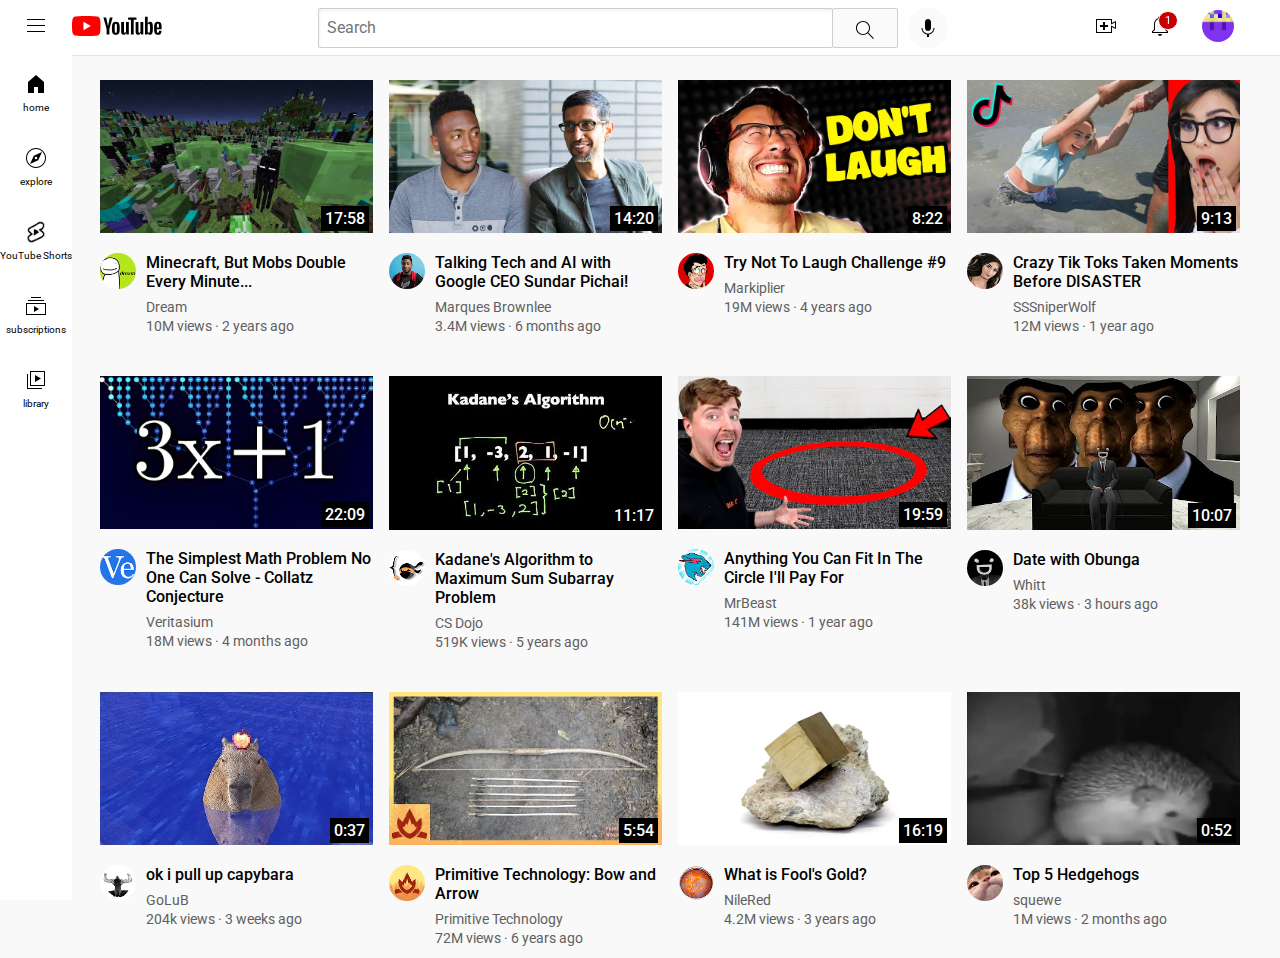
<file: index.html>
<!DOCTYPE html>
<html lang="en">
<head>
    <meta charset="UTF-8">
    <meta http-equiv="X-UA-Compatible" content="IE=edge">
    <meta name="viewport" content="width=device-width, initial-scale=1.0">
    <link rel="preconnect" href="https://fonts.googleapis.com">
    <link rel="preconnect" href="https://fonts.gstatic.com" crossorigin>
    <link href="https://fonts.googleapis.com/css2?family=Roboto:wght@400;500;700&display=swap" rel="stylesheet">
    <link rel="stylesheet" href="styles/video.css">
    <link rel="stylesheet" href="styles/header.css">
    <link rel="stylesheet" href="styles/general.css">
    <link rel="stylesheet" href="styles/sidebar.css">
    <title>YouTube</title>
</head>
<body>
    
    <header class="header">
        <div class="left-section">
            <a href="https://www.youtube.com/watch?v=dQw4w9WgXcQ">
                <img src="img/hamburger-menu.svg" class="hamburger-menu">
            </a>
            <a href="https://www.youtube.com/watch?v=dQw4w9WgXcQ">
                <img src="img/youtube-logo.svg" class="youtube-logo">                    
            </a>
        </div>
        <div class="middle-section">
            <input type="text" placeholder="Search" class="search-bar">
            <a href="https://www.youtube.com/watch?v=dQw4w9WgXcQ">    
                <button class="search-button">
                    <img src="img/search.svg" class="search-icon">
                    <div class="tooltip">Search</div>
                </button>               
            </a>
            <button class="voice-search-button">
                <a href="https://www.youtube.com/watch?v=dQw4w9WgXcQ">    
                    <img src="img/voice-search-icon.svg" class="voice-search-icon">             
                </a>
                <div class="tooltip">Search with your voice</div>
            </button>
        </div>
        <div class="right-section">
            <div class="upload-icon-container">
                <a href="https://www.youtube.com/watch?v=dQw4w9WgXcQ">    
                    <img src="img/upload.svg" class="upload-icon">            
                </a>
                <div class="tooltip">Create</div>
            </div>
            <div class="notifications-icon-container">
                <a href="https://www.youtube.com/watch?v=dQw4w9WgXcQ">    
                    <img src="img/notifications.svg" class="notifications-icon">             
                </a>
                <div class="notifications-count">1</div>
                <div class="tooltip">Notifications</div>
            </div>
            <a href="https://www.youtube.com/watch?v=dQw4w9WgXcQ">    
                <img src="img/pfp.jpg" class="current-user-picture">            
            </a>
        </div>
    </header>

    <nav class="sidebar">
        <a href="https://www.youtube.com/watch?v=dQw4w9WgXcQ">    
            <div class="sidebar-link">
                <img src="img/home.svg">
                <div>home</div>
            </div>
            <div class="sidebar-link">
                <img src="img/explore.svg">
                <div>explore</div>
            </div>
            <div class="sidebar-link">
                <img src="img/shorts.png">
                <div>YouTube Shorts</div>
            </div>
            <div class="sidebar-link">
                <img src="img/subscriptions.svg">
                <div>subscriptions</div>
            </div>
            <div class="sidebar-link">
                <img src="img/library.svg">
                <div>library</div>
            </div>            
        </a>
    </nav>

    <main>
        <section class="video-grid">
            <div class="video-preview">
                <a href="https://www.youtube.com/watch?v=dQw4w9WgXcQ">
                    <div class="thumbnail-row">
                        <img src="img/9.webp" class="thumbnail">
                        <div class="video-time">17:58</div>
                    </div>
                    <div class="video-info-grid">
                        <div class="channel-picture">
                            <img src="img/9.jpg" class="profile-picture">
                        </div>
                        <div class="video-info">
                            <p class="video-title">Minecraft, But Mobs Double Every Minute...</p>
                            <div class="video-author-container">
                                <p class="video-author">Dream</p>
                                <div class="tooltip">Dream</div>
                            </div>
                            <p class="video-stats">10M views &#183; 2 years ago</p>
                        </div>
                    </div>              
                </a>
            </div>
            <div class="video-preview">
                <a href="https://www.youtube.com/watch?v=dQw4w9WgXcQ">
                    <div class="thumbnail-row">
                        <img src="img/thumbnail-1.webp" class="thumbnail">
                        <div class="video-time">14:20</div>
                    </div>
                    <div class="video-info-grid">
                        <div class="channel-picture">
                            <img src="img/channel-1.jpeg" class="profile-picture">
                        </div>
                        <div class="video-info">
                            <p class="video-title">Talking Tech and AI with Google CEO Sundar Pichai!</p>
                            <div class="video-author-container">
                                <p class="video-author">Marques Brownlee</p>
                                <div class="tooltip">Marques Brownlee</div>
                            </div>
                            <p class="video-stats">3.4M views &#183; 6 months ago</p>
                        </div>
                    </div>                          
                </a>
            </div> 
            <div class="video-preview">
                <a href="https://www.youtube.com/watch?v=dQw4w9WgXcQ">
                    <div class="thumbnail-row">
                        <img src="img/thumbnail-2.webp" class="thumbnail">
                        <div class="video-time">8:22</div>
                    </div>
                    <div class="video-info-grid">
                        <div class="channel-picture">
                            <img src="img/channel-2.jpeg" class="profile-picture">
                        </div>
                        <div class="video-info">
                            <p class="video-title">Try Not To Laugh Challenge #9</p>
                            <div class="video-author-container">
                                <p class="video-author">Markiplier</p>
                                <div class="tooltip">Markiplier</div>
                            </div>
                            <p class="video-stats">19M views &#183; 4 years ago</p>
                        </div>
                    </div>                     
                </a>

            </div>
            <div class="video-preview">
                <a href="https://www.youtube.com/watch?v=dQw4w9WgXcQ">
                    <div class="thumbnail-row">
                        <img src="img/thumbnail-3.webp" class="thumbnail">
                        <div class="video-time">9:13</div>
                    </div>
                    <div class="video-info-grid">
                        <div class="channel-picture">
                            <img src="img/channel-3.jpeg" class="profile-picture">
                        </div>
                        <div class="video-info">
                            <p class="video-title">Crazy Tik Toks Taken Moments Before DISASTER</p>
                            <div class="video-author-container">
                                <p class="video-author">SSSniperWolf</p>
                                <div class="tooltip">SSSniperWolf</div>
                            </div>
                            <p class="video-stats">12M views &#183; 1 year ago</p>
                        </div>
                    </div>                      
                </a>
            </div>    
            <div class="video-preview">
                <a href="https://www.youtube.com/watch?v=dQw4w9WgXcQ">
                    <div class="thumbnail-row">
                        <img src="img/thumbnail-4.webp" class="thumbnail">
                        <div class="video-time">22:09</div>
                    </div>
                    <div class="video-info-grid">
                        <div class="channel-picture">
                            <img src="img/channel-4.jpeg" class="profile-picture">
                        </div>
                        <div class="video-info">
                            <p class="video-title">The Simplest Math Problem No One Can Solve - Collatz Conjecture</p>
                            <div class="video-author-container">
                                <p class="video-author">Veritasium</p>
                                <div class="tooltip">Veritasium</div>
                            </div>
                            <p class="video-stats">18M views &#183; 4 months ago</p>
                        </div>
                    </div>      
                </a>
            </div>    
            <div class="video-preview">
                <a href="https://www.youtube.com/watch?v=dQw4w9WgXcQ">
                    <div class="thumbnail-row">
                        <img src="img/thumbnail-5.webp" class="thumbnail">
                        <div class="video-time">11:17</div>
                    </div>
                    <div class="video-info-grid">
                        <div class="channel-picture">
                            <img src="img/channel-5.jpeg" class="profile-picture">
                        </div>
                        <div class="video-info">
                            <p class="video-title">Kadane's Algorithm to Maximum Sum Subarray Problem</p>
                            <div class="video-author-container">
                                <p class="video-author">CS Dojo</p>
                                <div class="tooltip">CS Dojo</div>
                            </div>
                            <p class="video-stats">519K views &#183; 5 years ago</p>
                        </div>
                    </div>     
                </a>
            </div>    
            <div class="video-preview">
                <a href="https://www.youtube.com/watch?v=dQw4w9WgXcQ">
                    <div class="thumbnail-row">
                        <img src="img/thumbnail-6.webp" class="thumbnail">
                        <div class="video-time">19:59</div>
                    </div>
                    <div class="video-info-grid">
                        <div class="channel-picture">
                            <img src="img/channel-6.jpeg" class="profile-picture">
                        </div>
                        <div class="video-info">
                            <p class="video-title">
                                Anything You Can Fit In The Circle I'll Pay For</p>
                            <div class="video-author-container">
                                <p class="video-author">MrBeast</p>
                                <div class="tooltip">MrBeast</div>
                            </div>
                            <p class="video-stats">141M views &#183; 1 year ago</p>
                        </div>
                    </div>           
                </a>
            </div>
            <div class="video-preview">
                <a href="https://www.youtube.com/watch?v=dQw4w9WgXcQ">
                    <div class="thumbnail-row">
                        <img src="img/thumbnail-7.webp" class="thumbnail">
                        <div class="video-time">10:07</div>
                    </div>
                    <div class="video-info-grid">
                        <div class="channel-picture">
                            <img src="img/7.jpg" class="profile-picture">
                        </div>
                        <div class="video-info">
                            <p class="video-title">Date with Obunga</p>
                            <div class="video-author-container">
                                <p class="video-author">Whitt</p>
                                <div class="tooltip">Whitt</div>
                            </div>
                            <p class="video-stats">38k views &#183; 3 hours ago</p>
                        </div>
                    </div>            
                </a>
            </div>
            <div class="video-preview">
                <a href="https://www.youtube.com/watch?v=dQw4w9WgXcQ">
                    <div class="thumbnail-row">
                        <img src="img/8.webp" class="thumbnail">
                        <div class="video-time">0:37</div>
                    </div>
                    <div class="video-info-grid">
                        <div class="channel-picture">
                            <img src="img/8.jpg" class="profile-picture">
                        </div>
                        <div class="video-info">
                            <p class="video-title">ok i pull up capybara</p>
                            <div class="video-author-container">
                                <p class="video-author">GoLuB</p>
                                <div class="tooltip">GoLuB</div>
                            </div>
                            <p class="video-stats">204k views &#183; 3 weeks ago</p>
                        </div>
                    </div>    
                </a>
            </div>
            <div class="video-preview">
                <a href="https://www.youtube.com/watch?v=dQw4w9WgXcQ">
                    <div class="thumbnail-row">
                        <img src="img/10.webp" class="thumbnail">
                        <div class="video-time">5:54</div>
                    </div>
                    <div class="video-info-grid">
                        <div class="channel-picture">
                            <img src="img/10.jpg" class="profile-picture">
                        </div>
                        <div class="video-info">
                            <p class="video-title">Primitive Technology: Bow and Arrow</p>
                            <div class="video-author-container">
                                <p class="video-author">Primitive Technology</p>
                                <div class="tooltip">Primitive Technology</div>
                            </div>
                            <p class="video-stats">72M views &#183; 6 years ago</p>
                        </div>
                    </div>                   
                </a>
            </div>
            <div class="video-preview">
                <a href="https://www.youtube.com/watch?v=dQw4w9WgXcQ">
                    <div class="thumbnail-row">
                        <img src="img/11.webp" class="thumbnail">
                        <div class="video-time">16:19</div>
                    </div>
                    <div class="video-info-grid">
                        <div class="channel-picture">
                            <img src="img/11.jpg" class="profile-picture">
                        </div>
                        <div class="video-info">
                            <p class="video-title">What is Fool's Gold?</p>
                            <div class="video-author-container">
                                <p class="video-author">NileRed</p>
                                <div class="tooltip">NileRed</div>
                            </div>
                            <p class="video-stats">4.2M views &#183; 3 years ago</p>
                        </div>
                    </div>            
                </a>
            </div>
            <div class="video-preview">
                <a href="https://www.youtube.com/watch?v=dQw4w9WgXcQ">
                    <div class="thumbnail-row">
                        <img src="img/12.webp" class="thumbnail">
                        <div class="video-time">0:52</div>
                    </div>
                    <div class="video-info-grid">
                        <div class="channel-picture">
                            <img src="img/12.jpg" class="profile-picture">
                        </div>
                        <div class="video-info">
                            <p class="video-title">Top 5 Hedgehogs</p>
                            <div class="video-author-container">
                                <p class="video-author">squewe</p>
                                <div class="tooltip">squewe</div>
                            </div>
                            <p class="video-stats">1M views &#183; 2 months ago</p>
                        </div>
                    </div>              
                </a>
            </div>
        </section>
    </main>

</body>
</html>
</file>
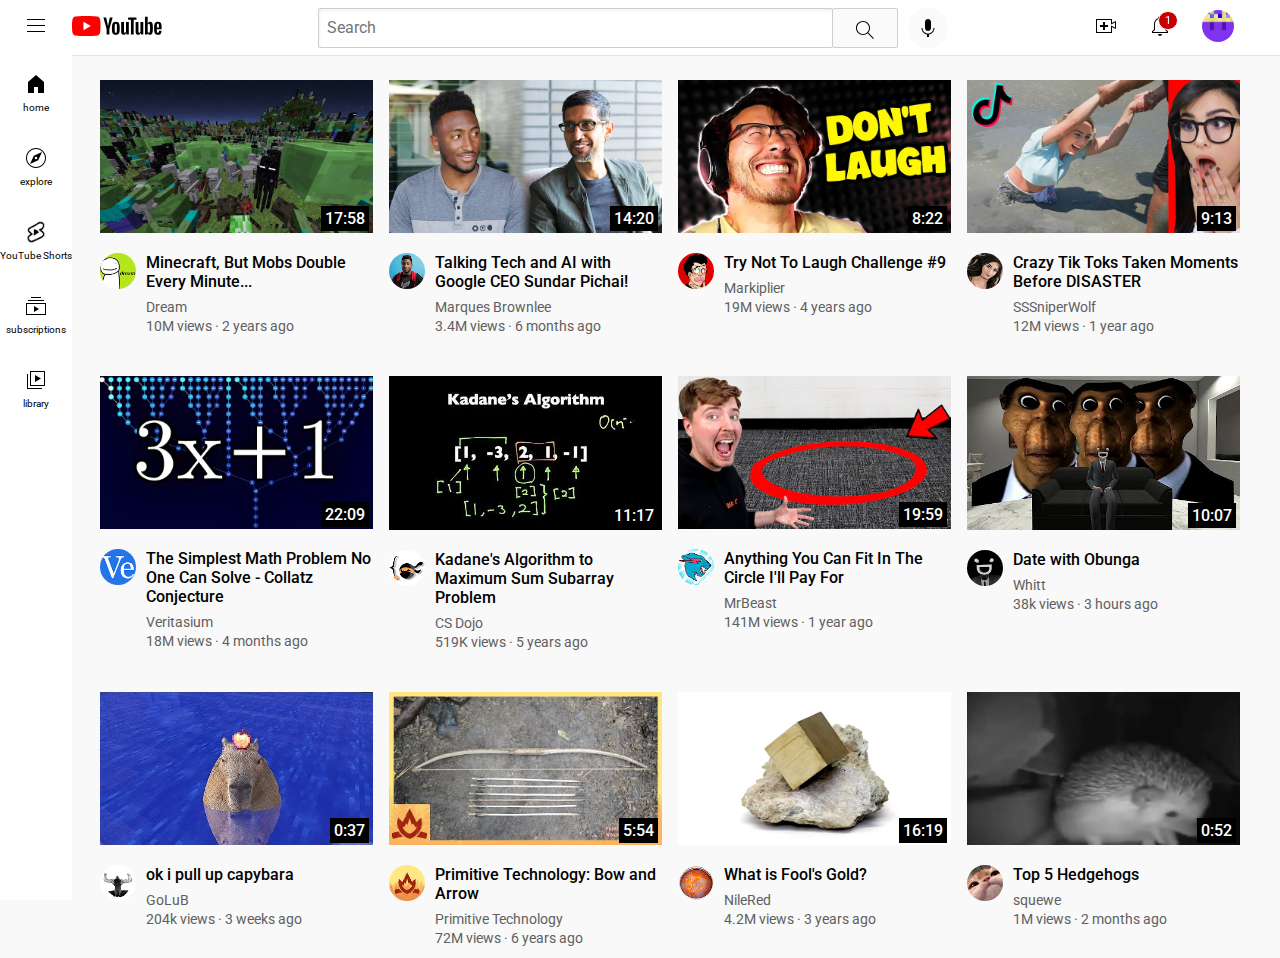
<file: YouTube.html>
<!DOCTYPE html>
<html lang="en">
<head>
    <meta charset="UTF-8">
    <meta http-equiv="X-UA-Compatible" content="IE=edge">
    <meta name="viewport" content="width=device-width, initial-scale=1.0">
    <link rel="preconnect" href="https://fonts.googleapis.com">
    <link rel="preconnect" href="https://fonts.gstatic.com" crossorigin>
    <link href="https://fonts.googleapis.com/css2?family=Roboto:wght@400;500;700&display=swap" rel="stylesheet">
    <link rel="stylesheet" href="styles/video.css">
    <link rel="stylesheet" href="styles/header.css">
    <link rel="stylesheet" href="styles/general.css">
    <link rel="stylesheet" href="styles/sidebar.css">
    <title>YouTube</title>
</head>
<body>
    
    <header class="header">
        <div class="left-section">
            <a href="https://www.youtube.com/watch?v=dQw4w9WgXcQ">
                <img src="img/hamburger-menu.svg" class="hamburger-menu">
            </a>
            <a href="https://www.youtube.com/watch?v=dQw4w9WgXcQ">
                <img src="img/youtube-logo.svg" class="youtube-logo">                    
            </a>
        </div>
        <div class="middle-section">
            <input type="text" placeholder="Search" class="search-bar">
            <a href="https://www.youtube.com/watch?v=dQw4w9WgXcQ">    
                <button class="search-button">
                    <img src="img/search.svg" class="search-icon">
                    <div class="tooltip">Search</div>
                </button>               
            </a>
            <button class="voice-search-button">
                <a href="https://www.youtube.com/watch?v=dQw4w9WgXcQ">    
                    <img src="img/voice-search-icon.svg" class="voice-search-icon">             
                </a>
                <div class="tooltip">Search with your voice</div>
            </button>
        </div>
        <div class="right-section">
            <div class="upload-icon-container">
                <a href="https://www.youtube.com/watch?v=dQw4w9WgXcQ">    
                    <img src="img/upload.svg" class="upload-icon">            
                </a>
                <div class="tooltip">Create</div>
            </div>
            <div class="notifications-icon-container">
                <a href="https://www.youtube.com/watch?v=dQw4w9WgXcQ">    
                    <img src="img/notifications.svg" class="notifications-icon">             
                </a>
                <div class="notifications-count">1</div>
                <div class="tooltip">Notifications</div>
            </div>
            <a href="https://www.youtube.com/watch?v=dQw4w9WgXcQ">    
                <img src="img/pfp.jpg" class="current-user-picture">            
            </a>
        </div>
    </header>

    <nav class="sidebar">
        <a href="https://www.youtube.com/watch?v=dQw4w9WgXcQ">    
            <div class="sidebar-link">
                <img src="img/home.svg">
                <div>home</div>
            </div>
            <div class="sidebar-link">
                <img src="img/explore.svg">
                <div>explore</div>
            </div>
            <div class="sidebar-link">
                <img src="img/shorts.png">
                <div>YouTube Shorts</div>
            </div>
            <div class="sidebar-link">
                <img src="img/subscriptions.svg">
                <div>subscriptions</div>
            </div>
            <div class="sidebar-link">
                <img src="img/library.svg">
                <div>library</div>
            </div>            
        </a>
    </nav>

    <main>
        <section class="video-grid">
            <div class="video-preview">
                <a href="https://www.youtube.com/watch?v=dQw4w9WgXcQ">
                    <div class="thumbnail-row">
                        <img src="img/9.webp" class="thumbnail">
                        <div class="video-time">17:58</div>
                    </div>
                    <div class="video-info-grid">
                        <div class="channel-picture">
                            <img src="img/9.jpg" class="profile-picture">
                        </div>
                        <div class="video-info">
                            <p class="video-title">Minecraft, But Mobs Double Every Minute...</p>
                            <div class="video-author-container">
                                <p class="video-author">Dream</p>
                                <div class="tooltip">Dream</div>
                            </div>
                            <p class="video-stats">10M views &#183; 2 years ago</p>
                        </div>
                    </div>              
                </a>
            </div>
            <div class="video-preview">
                <a href="https://www.youtube.com/watch?v=dQw4w9WgXcQ">
                    <div class="thumbnail-row">
                        <img src="img/thumbnail-1.webp" class="thumbnail">
                        <div class="video-time">14:20</div>
                    </div>
                    <div class="video-info-grid">
                        <div class="channel-picture">
                            <img src="img/channel-1.jpeg" class="profile-picture">
                        </div>
                        <div class="video-info">
                            <p class="video-title">Talking Tech and AI with Google CEO Sundar Pichai!</p>
                            <div class="video-author-container">
                                <p class="video-author">Marques Brownlee</p>
                                <div class="tooltip">Marques Brownlee</div>
                            </div>
                            <p class="video-stats">3.4M views &#183; 6 months ago</p>
                        </div>
                    </div>                          
                </a>
            </div> 
            <div class="video-preview">
                <a href="https://www.youtube.com/watch?v=dQw4w9WgXcQ">
                    <div class="thumbnail-row">
                        <img src="img/thumbnail-2.webp" class="thumbnail">
                        <div class="video-time">8:22</div>
                    </div>
                    <div class="video-info-grid">
                        <div class="channel-picture">
                            <img src="img/channel-2.jpeg" class="profile-picture">
                        </div>
                        <div class="video-info">
                            <p class="video-title">Try Not To Laugh Challenge #9</p>
                            <div class="video-author-container">
                                <p class="video-author">Markiplier</p>
                                <div class="tooltip">Markiplier</div>
                            </div>
                            <p class="video-stats">19M views &#183; 4 years ago</p>
                        </div>
                    </div>                     
                </a>

            </div>
            <div class="video-preview">
                <a href="https://www.youtube.com/watch?v=dQw4w9WgXcQ">
                    <div class="thumbnail-row">
                        <img src="img/thumbnail-3.webp" class="thumbnail">
                        <div class="video-time">9:13</div>
                    </div>
                    <div class="video-info-grid">
                        <div class="channel-picture">
                            <img src="img/channel-3.jpeg" class="profile-picture">
                        </div>
                        <div class="video-info">
                            <p class="video-title">Crazy Tik Toks Taken Moments Before DISASTER</p>
                            <div class="video-author-container">
                                <p class="video-author">SSSniperWolf</p>
                                <div class="tooltip">SSSniperWolf</div>
                            </div>
                            <p class="video-stats">12M views &#183; 1 year ago</p>
                        </div>
                    </div>                      
                </a>
            </div>    
            <div class="video-preview">
                <a href="https://www.youtube.com/watch?v=dQw4w9WgXcQ">
                    <div class="thumbnail-row">
                        <img src="img/thumbnail-4.webp" class="thumbnail">
                        <div class="video-time">22:09</div>
                    </div>
                    <div class="video-info-grid">
                        <div class="channel-picture">
                            <img src="img/channel-4.jpeg" class="profile-picture">
                        </div>
                        <div class="video-info">
                            <p class="video-title">The Simplest Math Problem No One Can Solve - Collatz Conjecture</p>
                            <div class="video-author-container">
                                <p class="video-author">Veritasium</p>
                                <div class="tooltip">Veritasium</div>
                            </div>
                            <p class="video-stats">18M views &#183; 4 months ago</p>
                        </div>
                    </div>      
                </a>
            </div>    
            <div class="video-preview">
                <a href="https://www.youtube.com/watch?v=dQw4w9WgXcQ">
                    <div class="thumbnail-row">
                        <img src="img/thumbnail-5.webp" class="thumbnail">
                        <div class="video-time">11:17</div>
                    </div>
                    <div class="video-info-grid">
                        <div class="channel-picture">
                            <img src="img/channel-5.jpeg" class="profile-picture">
                        </div>
                        <div class="video-info">
                            <p class="video-title">Kadane's Algorithm to Maximum Sum Subarray Problem</p>
                            <div class="video-author-container">
                                <p class="video-author">CS Dojo</p>
                                <div class="tooltip">CS Dojo</div>
                            </div>
                            <p class="video-stats">519K views &#183; 5 years ago</p>
                        </div>
                    </div>     
                </a>
            </div>    
            <div class="video-preview">
                <a href="https://www.youtube.com/watch?v=dQw4w9WgXcQ">
                    <div class="thumbnail-row">
                        <img src="img/thumbnail-6.webp" class="thumbnail">
                        <div class="video-time">19:59</div>
                    </div>
                    <div class="video-info-grid">
                        <div class="channel-picture">
                            <img src="img/channel-6.jpeg" class="profile-picture">
                        </div>
                        <div class="video-info">
                            <p class="video-title">
                                Anything You Can Fit In The Circle I'll Pay For</p>
                            <div class="video-author-container">
                                <p class="video-author">MrBeast</p>
                                <div class="tooltip">MrBeast</div>
                            </div>
                            <p class="video-stats">141M views &#183; 1 year ago</p>
                        </div>
                    </div>           
                </a>
            </div>
            <div class="video-preview">
                <a href="https://www.youtube.com/watch?v=dQw4w9WgXcQ">
                    <div class="thumbnail-row">
                        <img src="img/thumbnail-7.webp" class="thumbnail">
                        <div class="video-time">10:07</div>
                    </div>
                    <div class="video-info-grid">
                        <div class="channel-picture">
                            <img src="img/7.jpg" class="profile-picture">
                        </div>
                        <div class="video-info">
                            <p class="video-title">Date with Obunga</p>
                            <div class="video-author-container">
                                <p class="video-author">Whitt</p>
                                <div class="tooltip">Whitt</div>
                            </div>
                            <p class="video-stats">38k views &#183; 3 hours ago</p>
                        </div>
                    </div>            
                </a>
            </div>
            <div class="video-preview">
                <a href="https://www.youtube.com/watch?v=dQw4w9WgXcQ">
                    <div class="thumbnail-row">
                        <img src="img/8.webp" class="thumbnail">
                        <div class="video-time">0:37</div>
                    </div>
                    <div class="video-info-grid">
                        <div class="channel-picture">
                            <img src="img/8.jpg" class="profile-picture">
                        </div>
                        <div class="video-info">
                            <p class="video-title">ok i pull up capybara</p>
                            <div class="video-author-container">
                                <p class="video-author">GoLuB</p>
                                <div class="tooltip">GoLuB</div>
                            </div>
                            <p class="video-stats">204k views &#183; 3 weeks ago</p>
                        </div>
                    </div>    
                </a>
            </div>
            <div class="video-preview">
                <a href="https://www.youtube.com/watch?v=dQw4w9WgXcQ">
                    <div class="thumbnail-row">
                        <img src="img/10.webp" class="thumbnail">
                        <div class="video-time">5:54</div>
                    </div>
                    <div class="video-info-grid">
                        <div class="channel-picture">
                            <img src="img/10.jpg" class="profile-picture">
                        </div>
                        <div class="video-info">
                            <p class="video-title">Primitive Technology: Bow and Arrow</p>
                            <div class="video-author-container">
                                <p class="video-author">Primitive Technology</p>
                                <div class="tooltip">Primitive Technology</div>
                            </div>
                            <p class="video-stats">72M views &#183; 6 years ago</p>
                        </div>
                    </div>                   
                </a>
            </div>
            <div class="video-preview">
                <a href="https://www.youtube.com/watch?v=dQw4w9WgXcQ">
                    <div class="thumbnail-row">
                        <img src="img/11.webp" class="thumbnail">
                        <div class="video-time">16:19</div>
                    </div>
                    <div class="video-info-grid">
                        <div class="channel-picture">
                            <img src="img/11.jpg" class="profile-picture">
                        </div>
                        <div class="video-info">
                            <p class="video-title">What is Fool's Gold?</p>
                            <div class="video-author-container">
                                <p class="video-author">NileRed</p>
                                <div class="tooltip">NileRed</div>
                            </div>
                            <p class="video-stats">4.2M views &#183; 3 years ago</p>
                        </div>
                    </div>            
                </a>
            </div>
            <div class="video-preview">
                <a href="https://www.youtube.com/watch?v=dQw4w9WgXcQ">
                    <div class="thumbnail-row">
                        <img src="img/12.webp" class="thumbnail">
                        <div class="video-time">0:52</div>
                    </div>
                    <div class="video-info-grid">
                        <div class="channel-picture">
                            <img src="img/12.jpg" class="profile-picture">
                        </div>
                        <div class="video-info">
                            <p class="video-title">Top 5 Hedgehogs</p>
                            <div class="video-author-container">
                                <p class="video-author">squewe</p>
                                <div class="tooltip">squewe</div>
                            </div>
                            <p class="video-stats">1M views &#183; 2 months ago</p>
                        </div>
                    </div>              
                </a>
            </div>
        </section>
    </main>

</body>
</html>
</file>
<file: styles/video.css>
.search-bar{
    display: block;
}



.video-grid{
    display: grid;
    grid-template-columns: 1fr 1fr 1fr;
    column-gap: 16px;
    row-gap: 30px;

}

.video-preview{
    margin-bottom: 12px;
}

.thumbnail{
    width: 100%;
}

.thumbnail-row{
    position: relative;
    margin-bottom: 4px;
}


.video-title{
    margin-top: 12px;
    font-size: 16px;
}


.video-author{
    color: rgb(96, 96, 96);
    font-size: 14px;
    font-weight: 400;
}

.video-author:hover{
    color: rgb(3, 3, 3);
}

.video-author-container{
    position: relative;
    cursor: pointer;
    display: inline-block;
    align-items: center;
    margin-top: 8px;
}

.video-author-container .tooltip{
    position: absolute;
    background-color: rgba(97, 97, 97, 1);
    color: white;
    padding: 8px;
    font-family: 'roboto', Arial, sans-serif;
    font-size: 12px;
    border-radius: 2px;
    top: -40px;
    opacity: 0;
    transition: all 150ms;
    pointer-events: none;
    white-space: nowrap;
}

.video-author-container:hover .tooltip{
    opacity: 0.9;
}

.video-stats{
    margin-top: 2px;
    color: rgb(96, 96, 96);
    font-size: 14px;
    font-weight: 400;
}


.profile-picture{
    width: 36px;
    border-radius: 18px;
}



.video-info-grid{
    display: grid;
    grid-template-columns: 46px 1fr;
}


.channel-picture{
    display: inline-block;
    width: 46px;
    vertical-align: top;
    margin-top: 12px;
}


.video-info{
    display: inline-block;
    width: 100%;
}

.video-time{
    padding: 3px 4px;
    font-family: 'roboto', Arial, sans-serif;
    font-weight: 500;
    color: white;
    background-color: black;
    position: absolute;
    bottom: 6px;
    right: 4px;
    cursor: pointer;
}

@media (max-width: 530px){
    .video-grid{
        grid-template-columns: 1fr;
    }
}

@media (min-width: 531px) and (max-width: 890px) {
    .video-grid{
        grid-template-columns: 1fr 1fr;
    }
}

@media (min-width: 891px) and (max-width: 1139px){
    .video-grid{
        grid-template-columns: 1fr 1fr 1fr;
    }
}


@media (min-width: 1140px) {
    .video-grid{
        grid-template-columns: 1fr 1fr 1fr 1fr;
    }
}
</file>
<file: styles/header.css>
.header{
    display: flex;
    flex-direction: row;
    justify-content: space-between;
    flex: 1;
    background-color: white;
    position: fixed;
    top: 0;
    right: 0;
    height: 55px;
    left: 0;
    border-bottom: 1px solid rgb(226, 226, 226);
    z-index: 100;
}

.search-button,
.voice-search-button,
.upload-icon-container,
.notifications-icon-container{
    position: relative;
    cursor: pointer;
    display: flex;
    justify-content: center;
    align-items: center;
}

.hamburger-menu{
    margin: 0px 24px;
    height: 24px;
    cursor: pointer;
}

.youtube-logo{
    height: 20px;
    cursor: pointer;
}

.search-bar{
    padding-left: 8px;
    flex: 1;
    height: 36px;
    font-size: 16px;
    border: 1px solid rgb(206, 206, 206);
    border-radius: 2px;
    box-shadow: inset 1px 2px 3px rgba(0, 0, 0, 0.05);
    width: 0px;
}

.search-bar:focus{
    outline: 1px solid rgb(66 133 244);
    outline-offset: -2px;
}

.search-bar::placeholder{
    font-family: 'roboto', Arial, sans-serif;
    font-size: 16px;
}

.search-button{
    margin-left: -1px;
    margin-right: 10px;
    height: 40px;
    width: 66px;
    background-color: rgb(250, 250, 250);
    border: 1px solid rgb(206, 206, 206);
    border-radius: 2px;
}

.search-button .tooltip,
.voice-search-button .tooltip,
.upload-icon-container .tooltip,
.notifications-icon-container .tooltip {
    position: absolute;
    background-color: rgba(97, 97, 97, 1);
    color: white;
    padding: 8px;
    font-family: 'roboto', Arial, sans-serif;
    font-size: 12px;
    border-radius: 2px;
    bottom: -50px;
    opacity: 0;
    transition: all 150ms;
    pointer-events: none;
    white-space: nowrap;
}

.search-button:hover .tooltip,
.voice-search-button:hover .tooltip,
.upload-icon-container:hover .tooltip,
.notifications-icon-container:hover .tooltip{
    opacity: 0.9;
}

.search-icon{
    margin-top: 4px;
    height: 24px;
}

.voice-search-button{
    margin-right: 20px;
    height: 40px;
    width: 40px;
    background-color: rgb(250, 250, 250);
    border: none;
    border-radius: 20px;
}

.voice-search-icon{
    margin-top: 4px;
    height: 24px;
}

.upload-icon{
    height: 24px;
}

.notifications-icon{
    height: 24px;
}

.notifications-icon-container{
    position: relative;
}

.notifications-count{
    padding: 2px 6px;
    position: absolute;
    top: -3px;
    right: -6px;
    font-family: 'roboto', Arial, sans-serif;
    font-size: 11px;
    border: 1px solid white;
    border-radius: 10px;
    background-color: rgb(200, 0, 0);
    color: white;
}

.current-user-picture{
    height: 32px;
    border-radius: 16px;
    cursor: pointer;
}


.left-section{
    display: flex;
    align-items: center;
}

.middle-section{
    margin-left: 30px;
    max-width: 650px;
    flex: 1;
    display: flex;
    align-items: center;
}

.right-section{
    margin-right: 46px;
    width: 140px;
    display: flex;
    align-items: center;
    justify-content: space-between;
    flex-shrink: 0;
}

@media (max-width: 530px){
    .search-bar{
        display: none;
    }

    .search-button{
        background: none;
        border: none;
    }
}
</file>
<file: styles/general.css>
p{
    font-family: 'Roboto', Arial, sans-serif;
    font-weight: 500;
    margin: 0px;
}

body{
    margin: 0px;
    padding-top: 80px;
    padding-left: 100px;
    padding-right: 40px;
    background-color: rgb(249, 249, 249);
}
</file>
<file: styles/sidebar.css>
.sidebar{
    position: fixed;
    left: 0;
    bottom: 0;
    top: 55px;
    width: 72px;
    background-color: white;
    z-index: 100;
}

.sidebar-link{
    height: 74px;
    display: flex;
    align-items: center;
    justify-content: center;
    flex-direction: column;
    cursor: pointer;
}

.sidebar-link:hover{
    background-color: rgb(236, 236, 238);
}

.sidebar-link img{
    height: 24px;
    width: 24px;
}

.sidebar-link div{
    margin-top: 6px;
    font-family: 'roboto', Arial, sans-serif;
    font-size: 10px;
}

a{
    color: black;
    text-decoration: none;
}
</file>
